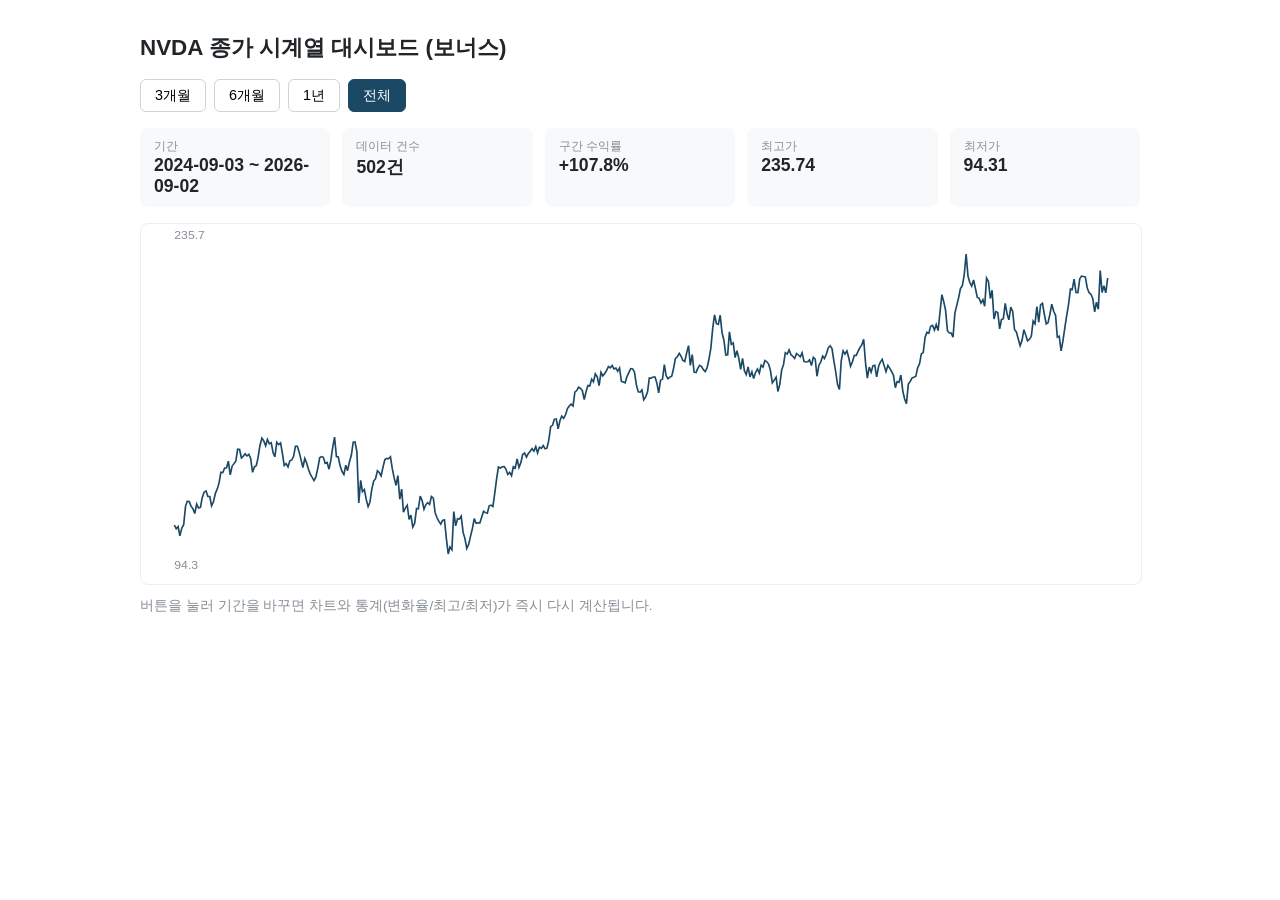
<file: missions/M1-1-AI데이터분석시계열트렌드/dashboard/index.html>
<!doctype html>
<html lang="ko">
<head>
<meta charset="utf-8">
<title>NVDA 시계열 대시보드</title>
<style>
  body { font-family: -apple-system, sans-serif; max-width: 1000px; margin: 32px auto; padding: 0 16px; color: #212529; }
  h1 { font-size: 1.4rem; }
  .controls { margin: 16px 0; display: flex; gap: 8px; flex-wrap: wrap; }
  button { padding: 6px 14px; border: 1px solid #ced4da; border-radius: 6px; background: #fff; cursor: pointer; font-size: 0.9rem; }
  button.active { background: #1B4965; color: #fff; border-color: #1B4965; }
  .stats { display: grid; grid-template-columns: repeat(auto-fit, minmax(140px, 1fr)); gap: 12px; margin: 16px 0; }
  .stat { background: #f8f9fa; border-radius: 8px; padding: 10px 14px; }
  .stat .label { font-size: 0.75rem; color: #868e96; }
  .stat .value { font-size: 1.1rem; font-weight: 600; }
  svg { width: 100%; height: 360px; border: 1px solid #eee; border-radius: 8px; }
  .hint { color: #868e96; font-size: 0.85rem; margin-top: 8px; }
</style>
</head>
<body>
<h1>NVDA 종가 시계열 대시보드 (보너스)</h1>
<div class="controls" id="range-controls"></div>
<div class="stats" id="stats"></div>
<svg id="chart" viewBox="0 0 900 360" preserveAspectRatio="none"></svg>
<p class="hint">버튼을 눌러 기간을 바꾸면 차트와 통계(변화율/최고/최저)가 즉시 다시 계산됩니다.</p>

<script>
const DATA = [{"date": "2024-09-03", "close": 108.0, "volume": 477155100}, {"date": "2024-09-04", "close": 106.21, "volume": 372470300}, {"date": "2024-09-05", "close": 107.21, "volume": 306850700}, {"date": "2024-09-06", "close": 102.83, "volume": 413638100}, {"date": "2024-09-09", "close": 106.47, "volume": 273912000}, {"date": "2024-09-10", "close": 108.1, "volume": 268283700}, {"date": "2024-09-11", "close": 116.91, "volume": 441422400}, {"date": "2024-09-12", "close": 119.14, "volume": 366052700}, {"date": "2024-09-13", "close": 119.1, "volume": 238358300}, {"date": "2024-09-16", "close": 116.78, "volume": 248772300}, {"date": "2024-09-17", "close": 115.59, "volume": 231925900}, {"date": "2024-09-18", "close": 113.37, "volume": 310318900}, {"date": "2024-09-19", "close": 117.87, "volume": 293506400}, {"date": "2024-09-20", "close": 116.0, "volume": 382462400}, {"date": "2024-09-23", "close": 116.26, "volume": 206228500}, {"date": "2024-09-24", "close": 120.87, "volume": 354966800}, {"date": "2024-09-25", "close": 123.51, "volume": 284692900}, {"date": "2024-09-26", "close": 124.04, "volume": 302582900}, {"date": "2024-09-27", "close": 121.4, "volume": 271009200}, {"date": "2024-09-30", "close": 121.44, "volume": 226553700}, {"date": "2024-10-01", "close": 117.0, "volume": 302094500}, {"date": "2024-10-02", "close": 118.85, "volume": 221845900}, {"date": "2024-10-03", "close": 122.85, "volume": 277118000}, {"date": "2024-10-04", "close": 124.92, "volume": 243678100}, {"date": "2024-10-07", "close": 127.72, "volume": 346250200}, {"date": "2024-10-08", "close": 132.89, "volume": 285722500}, {"date": "2024-10-09", "close": 132.65, "volume": 246191600}, {"date": "2024-10-10", "close": 134.81, "volume": 242311300}, {"date": "2024-10-11", "close": 134.8, "volume": 170209500}, {"date": "2024-10-14", "close": 138.07, "volume": 232347700}, {"date": "2024-10-15", "close": 131.6, "volume": 377831000}, {"date": "2024-10-16", "close": 135.72, "volume": 264879700}, {"date": "2024-10-17", "close": 136.93, "volume": 306435900}, {"date": "2024-10-18", "close": 138.0, "volume": 176090200}, {"date": "2024-10-21", "close": 143.71, "volume": 264554500}, {"date": "2024-10-22", "close": 143.59, "volume": 226311600}, {"date": "2024-10-23", "close": 139.56, "volume": 285930000}, {"date": "2024-10-24", "close": 140.41, "volume": 172354900}, {"date": "2024-10-25", "close": 141.54, "volume": 205122100}, {"date": "2024-10-28", "close": 140.52, "volume": 173586700}, {"date": "2024-10-29", "close": 141.25, "volume": 157593600}, {"date": "2024-10-30", "close": 139.34, "volume": 179418100}, {"date": "2024-10-31", "close": 132.76, "volume": 270039600}, {"date": "2024-11-01", "close": 135.4, "volume": 207127800}, {"date": "2024-11-04", "close": 136.05, "volume": 187528200}, {"date": "2024-11-05", "close": 139.91, "volume": 160537400}, {"date": "2024-11-06", "close": 145.61, "volume": 242043900}, {"date": "2024-11-07", "close": 148.88, "volume": 207323300}, {"date": "2024-11-08", "close": 147.63, "volume": 175665800}, {"date": "2024-11-11", "close": 145.26, "volume": 182325600}, {"date": "2024-11-12", "close": 148.29, "volume": 198634700}, {"date": "2024-11-13", "close": 146.27, "volume": 191903300}, {"date": "2024-11-14", "close": 146.76, "volume": 194463300}, {"date": "2024-11-15", "close": 141.98, "volume": 250132900}, {"date": "2024-11-18", "close": 140.15, "volume": 221205300}, {"date": "2024-11-19", "close": 147.01, "volume": 227834900}, {"date": "2024-11-20", "close": 145.89, "volume": 309871700}, {"date": "2024-11-21", "close": 146.67, "volume": 400946600}, {"date": "2024-11-22", "close": 141.95, "volume": 236406200}, {"date": "2024-11-25", "close": 136.02, "volume": 344941900}, {"date": "2024-11-26", "close": 136.92, "volume": 190287700}, {"date": "2024-11-27", "close": 135.34, "volume": 226370900}, {"date": "2024-11-29", "close": 138.25, "volume": 141863200}, {"date": "2024-12-02", "close": 138.63, "volume": 171682800}, {"date": "2024-12-03", "close": 140.26, "volume": 164414000}, {"date": "2024-12-04", "close": 145.14, "volume": 231224300}, {"date": "2024-12-05", "close": 145.06, "volume": 172621200}, {"date": "2024-12-06", "close": 142.44, "volume": 188505600}, {"date": "2024-12-09", "close": 138.81, "volume": 189308600}, {"date": "2024-12-10", "close": 135.07, "volume": 210020900}, {"date": "2024-12-11", "close": 139.31, "volume": 184905200}, {"date": "2024-12-12", "close": 137.34, "volume": 159211400}, {"date": "2024-12-13", "close": 134.25, "volume": 231514900}, {"date": "2024-12-16", "close": 132.0, "volume": 237951100}, {"date": "2024-12-17", "close": 130.39, "volume": 259410300}, {"date": "2024-12-18", "close": 128.91, "volume": 277444500}, {"date": "2024-12-19", "close": 130.68, "volume": 209719200}, {"date": "2024-12-20", "close": 134.7, "volume": 306528600}, {"date": "2024-12-23", "close": 139.67, "volume": 176053500}, {"date": "2024-12-24", "close": 140.22, "volume": 105157000}, {"date": "2024-12-26", "close": 139.93, "volume": 116205600}, {"date": "2024-12-27", "close": 137.01, "volume": 170582600}, {"date": "2024-12-30", "close": 137.49, "volume": 167734700}, {"date": "2024-12-31", "close": 134.29, "volume": 155659200}, {"date": "2025-01-02", "close": 138.31, "volume": 198247200}, {"date": "2025-01-03", "close": 144.47, "volume": 229322500}, {"date": "2025-01-06", "close": 149.43, "volume": 265377400}, {"date": "2025-01-07", "close": 140.14, "volume": 351782200}, {"date": "2025-01-08", "close": 140.11, "volume": 227349900}, {"date": "2025-01-10", "close": 135.91, "volume": 207602500}, {"date": "2025-01-13", "close": 133.23, "volume": 204808900}, {"date": "2025-01-14", "close": 131.76, "volume": 195590500}, {"date": "2025-01-15", "close": 136.24, "volume": 185217300}, {"date": "2025-01-16", "close": 133.57, "volume": 209235600}, {"date": "2025-01-17", "close": 137.71, "volume": 201188800}, {"date": "2025-01-21", "close": 140.83, "volume": 197749000}, {"date": "2025-01-22", "close": 147.07, "volume": 237651400}, {"date": "2025-01-23", "close": 147.22, "volume": 155915500}, {"date": "2025-01-24", "close": 142.62, "volume": 234657600}, {"date": "2025-01-27", "close": 118.42, "volume": 818830900}, {"date": "2025-01-28", "close": 128.99, "volume": 579666400}, {"date": "2025-01-29", "close": 123.7, "volume": 467120600}, {"date": "2025-01-30", "close": 124.65, "volume": 392925500}, {"date": "2025-01-31", "close": 120.07, "volume": 388161100}, {"date": "2025-02-03", "close": 116.66, "volume": 371235700}, {"date": "2025-02-04", "close": 118.65, "volume": 256550000}, {"date": "2025-02-05", "close": 124.83, "volume": 262230800}, {"date": "2025-02-06", "close": 128.68, "volume": 251483600}, {"date": "2025-02-07", "close": 129.84, "volume": 228186300}, {"date": "2025-02-10", "close": 133.57, "volume": 216989100}, {"date": "2025-02-11", "close": 132.8, "volume": 178902400}, {"date": "2025-02-12", "close": 131.14, "volume": 160278600}, {"date": "2025-02-13", "close": 135.29, "volume": 197430000}, {"date": "2025-02-14", "close": 138.85, "volume": 195479600}, {"date": "2025-02-18", "close": 139.4, "volume": 219176600}, {"date": "2025-02-19", "close": 139.23, "volume": 167536000}, {"date": "2025-02-20", "close": 140.11, "volume": 143903600}, {"date": "2025-02-21", "close": 134.43, "volume": 228217600}, {"date": "2025-02-24", "close": 130.28, "volume": 251381100}, {"date": "2025-02-25", "close": 126.63, "volume": 271428700}, {"date": "2025-02-26", "close": 131.28, "volume": 322553800}, {"date": "2025-02-27", "close": 120.15, "volume": 443175800}, {"date": "2025-02-28", "close": 124.92, "volume": 389091100}, {"date": "2025-03-03", "close": 114.06, "volume": 411381400}, {"date": "2025-03-04", "close": 115.99, "volume": 398163300}, {"date": "2025-03-05", "close": 117.3, "volume": 284337900}, {"date": "2025-03-06", "close": 110.57, "volume": 321181900}, {"date": "2025-03-07", "close": 112.69, "volume": 341755500}, {"date": "2025-03-10", "close": 106.98, "volume": 366487400}, {"date": "2025-03-11", "close": 108.76, "volume": 354865700}, {"date": "2025-03-12", "close": 115.74, "volume": 323857500}, {"date": "2025-03-13", "close": 115.58, "volume": 299033100}, {"date": "2025-03-14", "close": 121.67, "volume": 277593500}, {"date": "2025-03-17", "close": 119.53, "volume": 255501500}, {"date": "2025-03-18", "close": 115.43, "volume": 299686900}, {"date": "2025-03-19", "close": 117.52, "volume": 273426200}, {"date": "2025-03-20", "close": 118.53, "volume": 248829700}, {"date": "2025-03-21", "close": 117.7, "volume": 266498500}, {"date": "2025-03-24", "close": 121.41, "volume": 228452500}, {"date": "2025-03-25", "close": 120.69, "volume": 167447200}, {"date": "2025-03-26", "close": 113.76, "volume": 293463300}, {"date": "2025-03-27", "close": 111.43, "volume": 236902100}, {"date": "2025-03-28", "close": 109.67, "volume": 229872500}, {"date": "2025-03-31", "close": 108.38, "volume": 299212700}, {"date": "2025-04-01", "close": 110.15, "volume": 222614000}, {"date": "2025-04-02", "close": 110.42, "volume": 220601200}, {"date": "2025-04-03", "close": 101.8, "volume": 338769400}, {"date": "2025-04-04", "close": 94.31, "volume": 532273800}, {"date": "2025-04-07", "close": 97.64, "volume": 611041300}, {"date": "2025-04-08", "close": 96.3, "volume": 476243400}, {"date": "2025-04-09", "close": 114.33, "volume": 612918300}, {"date": "2025-04-10", "close": 107.57, "volume": 437812400}, {"date": "2025-04-11", "close": 110.93, "volume": 313417300}, {"date": "2025-04-14", "close": 110.71, "volume": 264705000}, {"date": "2025-04-15", "close": 112.2, "volume": 228966900}, {"date": "2025-04-16", "close": 104.49, "volume": 397016900}, {"date": "2025-04-17", "close": 101.49, "volume": 292517500}, {"date": "2025-04-21", "close": 96.91, "volume": 288501100}, {"date": "2025-04-22", "close": 98.89, "volume": 241004800}, {"date": "2025-04-23", "close": 102.71, "volume": 247526000}, {"date": "2025-04-24", "close": 106.43, "volume": 220815000}, {"date": "2025-04-25", "close": 111.01, "volume": 251064700}, {"date": "2025-04-28", "close": 108.73, "volume": 207708500}, {"date": "2025-04-29", "close": 109.02, "volume": 170444300}, {"date": "2025-04-30", "close": 108.92, "volume": 235044600}, {"date": "2025-05-01", "close": 111.61, "volume": 236121500}, {"date": "2025-05-02", "close": 114.5, "volume": 190194800}, {"date": "2025-05-05", "close": 113.82, "volume": 133163200}, {"date": "2025-05-06", "close": 113.54, "volume": 158525600}, {"date": "2025-05-07", "close": 117.06, "volume": 206758800}, {"date": "2025-05-08", "close": 117.37, "volume": 198428100}, {"date": "2025-05-09", "close": 116.65, "volume": 132972200}, {"date": "2025-05-12", "close": 123.0, "volume": 225023300}, {"date": "2025-05-13", "close": 129.93, "volume": 330430100}, {"date": "2025-05-14", "close": 135.34, "volume": 281180800}, {"date": "2025-05-15", "close": 134.83, "volume": 226632600}, {"date": "2025-05-16", "close": 135.4, "volume": 226542500}, {"date": "2025-05-19", "close": 135.57, "volume": 193154600}, {"date": "2025-05-20", "close": 134.38, "volume": 161514200}, {"date": "2025-05-21", "close": 131.8, "volume": 270608700}, {"date": "2025-05-22", "close": 132.83, "volume": 187344000}, {"date": "2025-05-23", "close": 131.29, "volume": 198821300}, {"date": "2025-05-27", "close": 135.5, "volume": 192953600}, {"date": "2025-05-28", "close": 134.81, "volume": 304021100}, {"date": "2025-05-29", "close": 139.19, "volume": 369241900}, {"date": "2025-05-30", "close": 135.13, "volume": 333170900}, {"date": "2025-06-02", "close": 137.38, "volume": 197663100}, {"date": "2025-06-03", "close": 141.22, "volume": 225578800}, {"date": "2025-06-04", "close": 141.92, "volume": 167120800}, {"date": "2025-06-05", "close": 139.99, "volume": 231397900}, {"date": "2025-06-06", "close": 141.72, "volume": 153986200}, {"date": "2025-06-09", "close": 142.63, "volume": 185114500}, {"date": "2025-06-10", "close": 143.96, "volume": 155881900}, {"date": "2025-06-11", "close": 142.83, "volume": 167694000}, {"date": "2025-06-12", "close": 145.0, "volume": 162365000}, {"date": "2025-06-13", "close": 141.97, "volume": 180820600}, {"date": "2025-06-16", "close": 144.69, "volume": 183133700}, {"date": "2025-06-17", "close": 144.12, "volume": 139108000}, {"date": "2025-06-18", "close": 145.48, "volume": 161494100}, {"date": "2025-06-20", "close": 143.85, "volume": 242956200}, {"date": "2025-06-23", "close": 144.17, "volume": 154308900}, {"date": "2025-06-24", "close": 147.9, "volume": 187566100}, {"date": "2025-06-25", "close": 154.31, "volume": 269146500}, {"date": "2025-06-26", "close": 155.02, "volume": 198145700}, {"date": "2025-06-27", "close": 157.75, "volume": 263234500}, {"date": "2025-06-30", "close": 157.99, "volume": 194580300}, {"date": "2025-07-01", "close": 153.3, "volume": 213143600}, {"date": "2025-07-02", "close": 157.25, "volume": 171224100}, {"date": "2025-07-03", "close": 159.34, "volume": 143716100}, {"date": "2025-07-07", "close": 158.24, "volume": 140139000}, {"date": "2025-07-08", "close": 160.0, "volume": 138133000}, {"date": "2025-07-09", "close": 162.88, "volume": 183656400}, {"date": "2025-07-10", "close": 164.1, "volume": 167704100}, {"date": "2025-07-11", "close": 164.92, "volume": 193633300}, {"date": "2025-07-14", "close": 164.07, "volume": 136975800}, {"date": "2025-07-15", "close": 170.7, "volume": 230627400}, {"date": "2025-07-16", "close": 171.37, "volume": 158831500}, {"date": "2025-07-17", "close": 173.0, "volume": 160841100}, {"date": "2025-07-18", "close": 172.41, "volume": 146456400}, {"date": "2025-07-21", "close": 171.38, "volume": 123126100}, {"date": "2025-07-22", "close": 167.03, "volume": 193114300}, {"date": "2025-07-23", "close": 170.78, "volume": 154082200}, {"date": "2025-07-24", "close": 173.74, "volume": 128984600}, {"date": "2025-07-25", "close": 173.5, "volume": 122316800}, {"date": "2025-07-28", "close": 176.75, "volume": 140023500}, {"date": "2025-07-29", "close": 175.51, "volume": 154077500}, {"date": "2025-07-30", "close": 179.27, "volume": 174312200}, {"date": "2025-07-31", "close": 177.87, "volume": 221685400}, {"date": "2025-08-01", "close": 173.72, "volume": 204529000}, {"date": "2025-08-04", "close": 180.0, "volume": 148174600}, {"date": "2025-08-05", "close": 178.26, "volume": 156407600}, {"date": "2025-08-06", "close": 179.42, "volume": 137192300}, {"date": "2025-08-07", "close": 180.77, "volume": 151878400}, {"date": "2025-08-08", "close": 182.7, "volume": 123396700}, {"date": "2025-08-11", "close": 182.06, "volume": 138323200}, {"date": "2025-08-12", "close": 183.16, "volume": 145485700}, {"date": "2025-08-13", "close": 181.59, "volume": 179871700}, {"date": "2025-08-14", "close": 182.02, "volume": 129554000}, {"date": "2025-08-15", "close": 180.45, "volume": 156602200}, {"date": "2025-08-18", "close": 182.01, "volume": 132008000}, {"date": "2025-08-19", "close": 175.64, "volume": 185229200}, {"date": "2025-08-20", "close": 175.4, "volume": 215142700}, {"date": "2025-08-21", "close": 174.98, "volume": 140040900}, {"date": "2025-08-22", "close": 177.99, "volume": 172789400}, {"date": "2025-08-25", "close": 179.81, "volume": 163012800}, {"date": "2025-08-26", "close": 181.77, "volume": 168688200}, {"date": "2025-08-27", "close": 181.6, "volume": 235518900}, {"date": "2025-08-28", "close": 180.17, "volume": 281787800}, {"date": "2025-08-29", "close": 174.18, "volume": 243257900}, {"date": "2025-09-02", "close": 170.78, "volume": 231164900}, {"date": "2025-09-03", "close": 170.62, "volume": 164424900}, {"date": "2025-09-04", "close": 171.66, "volume": 141670100}, {"date": "2025-09-05", "close": 167.02, "volume": 224441400}, {"date": "2025-09-08", "close": 168.31, "volume": 163769100}, {"date": "2025-09-09", "close": 170.76, "volume": 157548400}, {"date": "2025-09-10", "close": 177.33, "volume": 226852000}, {"date": "2025-09-11", "close": 177.17, "volume": 151159300}, {"date": "2025-09-12", "close": 177.82, "volume": 124911000}, {"date": "2025-09-15", "close": 177.75, "volume": 147061600}, {"date": "2025-09-16", "close": 174.88, "volume": 140737800}, {"date": "2025-09-17", "close": 170.29, "volume": 211843800}, {"date": "2025-09-18", "close": 176.24, "volume": 191763300}, {"date": "2025-09-19", "close": 176.67, "volume": 237182100}, {"date": "2025-09-22", "close": 183.61, "volume": 269637000}, {"date": "2025-09-23", "close": 178.43, "volume": 192559600}, {"date": "2025-09-24", "close": 176.97, "volume": 143564100}, {"date": "2025-09-25", "close": 177.69, "volume": 191586700}, {"date": "2025-09-26", "close": 178.19, "volume": 148573700}, {"date": "2025-09-29", "close": 181.85, "volume": 193063500}, {"date": "2025-09-30", "close": 186.58, "volume": 236981000}, {"date": "2025-10-01", "close": 187.24, "volume": 173844900}, {"date": "2025-10-02", "close": 188.89, "volume": 136805800}, {"date": "2025-10-03", "close": 187.62, "volume": 137596900}, {"date": "2025-10-06", "close": 185.54, "volume": 157678100}, {"date": "2025-10-07", "close": 185.04, "volume": 140088000}, {"date": "2025-10-08", "close": 189.11, "volume": 130168900}, {"date": "2025-10-09", "close": 192.57, "volume": 182997200}, {"date": "2025-10-10", "close": 183.16, "volume": 268774400}, {"date": "2025-10-13", "close": 188.32, "volume": 153482800}, {"date": "2025-10-14", "close": 180.03, "volume": 205641400}, {"date": "2025-10-15", "close": 179.83, "volume": 214450500}, {"date": "2025-10-16", "close": 181.81, "volume": 179723300}, {"date": "2025-10-17", "close": 183.22, "volume": 173135200}, {"date": "2025-10-20", "close": 182.64, "volume": 128544700}, {"date": "2025-10-21", "close": 181.16, "volume": 124240200}, {"date": "2025-10-22", "close": 180.28, "volume": 162249600}, {"date": "2025-10-23", "close": 182.16, "volume": 111363700}, {"date": "2025-10-24", "close": 186.26, "volume": 131296700}, {"date": "2025-10-27", "close": 191.49, "volume": 153452700}, {"date": "2025-10-28", "close": 201.03, "volume": 297986200}, {"date": "2025-10-29", "close": 207.04, "volume": 308829600}, {"date": "2025-10-30", "close": 202.89, "volume": 178864400}, {"date": "2025-10-31", "close": 202.49, "volume": 179802200}, {"date": "2025-11-03", "close": 206.88, "volume": 180267300}, {"date": "2025-11-04", "close": 198.69, "volume": 188919300}, {"date": "2025-11-05", "close": 195.21, "volume": 171350300}, {"date": "2025-11-06", "close": 188.08, "volume": 223029800}, {"date": "2025-11-07", "close": 188.15, "volume": 264942300}, {"date": "2025-11-10", "close": 199.05, "volume": 198897100}, {"date": "2025-11-11", "close": 193.16, "volume": 176483300}, {"date": "2025-11-12", "close": 193.8, "volume": 154935300}, {"date": "2025-11-13", "close": 186.86, "volume": 207423100}, {"date": "2025-11-14", "close": 190.17, "volume": 186591900}, {"date": "2025-11-17", "close": 186.6, "volume": 173628900}, {"date": "2025-11-18", "close": 181.36, "volume": 213598900}, {"date": "2025-11-19", "close": 186.52, "volume": 247246400}, {"date": "2025-11-20", "close": 180.64, "volume": 343504800}, {"date": "2025-11-21", "close": 178.88, "volume": 346926200}, {"date": "2025-11-24", "close": 182.55, "volume": 256618300}, {"date": "2025-11-25", "close": 177.82, "volume": 320600300}, {"date": "2025-11-26", "close": 180.26, "volume": 183852000}, {"date": "2025-11-28", "close": 177.0, "volume": 121332800}, {"date": "2025-12-01", "close": 179.92, "volume": 188131000}, {"date": "2025-12-02", "close": 181.46, "volume": 182632200}, {"date": "2025-12-03", "close": 179.59, "volume": 165138000}, {"date": "2025-12-04", "close": 183.38, "volume": 167364900}, {"date": "2025-12-05", "close": 182.41, "volume": 143971100}, {"date": "2025-12-08", "close": 185.55, "volume": 204378100}, {"date": "2025-12-09", "close": 184.97, "volume": 144719700}, {"date": "2025-12-10", "close": 183.78, "volume": 162785400}, {"date": "2025-12-11", "close": 180.93, "volume": 182136600}, {"date": "2025-12-12", "close": 175.02, "volume": 204274900}, {"date": "2025-12-15", "close": 176.29, "volume": 164775600}, {"date": "2025-12-16", "close": 177.72, "volume": 148588100}, {"date": "2025-12-17", "close": 170.94, "volume": 222775500}, {"date": "2025-12-18", "close": 174.14, "volume": 176096000}, {"date": "2025-12-19", "close": 180.99, "volume": 324925900}, {"date": "2025-12-22", "close": 183.69, "volume": 129064400}, {"date": "2025-12-23", "close": 189.21, "volume": 174873600}, {"date": "2025-12-24", "close": 188.61, "volume": 65528500}, {"date": "2025-12-26", "close": 190.53, "volume": 139740300}, {"date": "2025-12-29", "close": 188.22, "volume": 120006100}, {"date": "2025-12-30", "close": 187.54, "volume": 97687300}, {"date": "2025-12-31", "close": 186.5, "volume": 120100500}, {"date": "2026-01-02", "close": 188.85, "volume": 148240500}, {"date": "2026-01-05", "close": 188.12, "volume": 183529700}, {"date": "2026-01-06", "close": 187.24, "volume": 176862600}, {"date": "2026-01-07", "close": 189.11, "volume": 153543200}, {"date": "2026-01-08", "close": 185.04, "volume": 172457000}, {"date": "2026-01-09", "close": 184.86, "volume": 131327500}, {"date": "2026-01-12", "close": 184.94, "volume": 137968500}, {"date": "2026-01-13", "close": 185.81, "volume": 160128900}, {"date": "2026-01-14", "close": 183.14, "volume": 159586100}, {"date": "2026-01-15", "close": 187.05, "volume": 206188600}, {"date": "2026-01-16", "close": 186.23, "volume": 187967200}, {"date": "2026-01-20", "close": 178.07, "volume": 223345300}, {"date": "2026-01-21", "close": 183.32, "volume": 200381000}, {"date": "2026-01-22", "close": 184.84, "volume": 139636600}, {"date": "2026-01-23", "close": 187.67, "volume": 142748100}, {"date": "2026-01-26", "close": 186.47, "volume": 124799600}, {"date": "2026-01-27", "close": 188.52, "volume": 143711600}, {"date": "2026-01-28", "close": 191.52, "volume": 148552700}, {"date": "2026-01-29", "close": 192.51, "volume": 171764400}, {"date": "2026-01-30", "close": 191.13, "volume": 179489500}, {"date": "2026-02-02", "close": 185.61, "volume": 165794100}, {"date": "2026-02-03", "close": 180.34, "volume": 204019600}, {"date": "2026-02-04", "close": 174.19, "volume": 207014100}, {"date": "2026-02-05", "close": 171.88, "volume": 206312900}, {"date": "2026-02-06", "close": 185.41, "volume": 231346200}, {"date": "2026-02-09", "close": 190.04, "volume": 196387400}, {"date": "2026-02-10", "close": 188.54, "volume": 136764800}, {"date": "2026-02-11", "close": 190.05, "volume": 144192700}, {"date": "2026-02-12", "close": 186.94, "volume": 189932500}, {"date": "2026-02-13", "close": 182.81, "volume": 161888000}, {"date": "2026-02-17", "close": 184.97, "volume": 162276900}, {"date": "2026-02-18", "close": 187.98, "volume": 164749100}, {"date": "2026-02-19", "close": 187.9, "volume": 126554500}, {"date": "2026-02-20", "close": 189.82, "volume": 178422300}, {"date": "2026-02-23", "close": 191.55, "volume": 171584800}, {"date": "2026-02-24", "close": 192.85, "volume": 175123600}, {"date": "2026-02-25", "close": 195.56, "volume": 250637100}, {"date": "2026-02-26", "close": 184.89, "volume": 360807900}, {"date": "2026-02-27", "close": 177.19, "volume": 311636500}, {"date": "2026-03-02", "close": 182.48, "volume": 209095300}, {"date": "2026-03-03", "close": 180.05, "volume": 178099400}, {"date": "2026-03-04", "close": 183.04, "volume": 177731200}, {"date": "2026-03-05", "close": 183.34, "volume": 198779700}, {"date": "2026-03-06", "close": 177.82, "volume": 189021900}, {"date": "2026-03-09", "close": 182.65, "volume": 177213600}, {"date": "2026-03-10", "close": 184.77, "volume": 179118500}, {"date": "2026-03-11", "close": 186.03, "volume": 145280400}, {"date": "2026-03-12", "close": 183.14, "volume": 155762700}, {"date": "2026-03-13", "close": 180.25, "volume": 160988400}, {"date": "2026-03-16", "close": 183.22, "volume": 217307400}, {"date": "2026-03-17", "close": 181.93, "volume": 182497800}, {"date": "2026-03-18", "close": 180.4, "volume": 156683100}, {"date": "2026-03-19", "close": 178.56, "volume": 170968500}, {"date": "2026-03-20", "close": 172.7, "volume": 241323500}, {"date": "2026-03-23", "close": 175.64, "volume": 182836300}, {"date": "2026-03-24", "close": 175.2, "volume": 147667800}, {"date": "2026-03-25", "close": 178.68, "volume": 162602100}, {"date": "2026-03-26", "close": 171.24, "volume": 186152200}, {"date": "2026-03-27", "close": 167.52, "volume": 196212700}, {"date": "2026-03-30", "close": 165.17, "volume": 185627000}, {"date": "2026-03-31", "close": 174.4, "volume": 226181300}, {"date": "2026-04-01", "close": 175.75, "volume": 168132000}, {"date": "2026-04-02", "close": 177.39, "volume": 143143200}, {"date": "2026-04-06", "close": 177.64, "volume": 107564300}, {"date": "2026-04-07", "close": 178.1, "volume": 132534900}, {"date": "2026-04-08", "close": 182.08, "volume": 147732700}, {"date": "2026-04-09", "close": 183.91, "volume": 116428500}, {"date": "2026-04-10", "close": 188.63, "volume": 160459500}, {"date": "2026-04-13", "close": 189.31, "volume": 133648200}, {"date": "2026-04-14", "close": 196.51, "volume": 161307000}, {"date": "2026-04-15", "close": 198.87, "volume": 185338400}, {"date": "2026-04-16", "close": 198.35, "volume": 134012900}, {"date": "2026-04-17", "close": 201.68, "volume": 160324400}, {"date": "2026-04-20", "close": 202.06, "volume": 119381400}, {"date": "2026-04-21", "close": 199.88, "volume": 107945300}, {"date": "2026-04-22", "close": 202.5, "volume": 107501000}, {"date": "2026-04-23", "close": 199.64, "volume": 113561800}, {"date": "2026-04-24", "close": 208.27, "volume": 214134400}, {"date": "2026-04-27", "close": 216.61, "volume": 187172400}, {"date": "2026-04-28", "close": 213.17, "volume": 180275400}, {"date": "2026-04-29", "close": 209.25, "volume": 123711800}, {"date": "2026-04-30", "close": 199.57, "volume": 225239200}, {"date": "2026-05-01", "close": 198.45, "volume": 128647000}, {"date": "2026-05-04", "close": 198.48, "volume": 125368100}, {"date": "2026-05-05", "close": 196.5, "volume": 113406600}, {"date": "2026-05-06", "close": 207.83, "volume": 188362800}, {"date": "2026-05-07", "close": 211.5, "volume": 168307900}, {"date": "2026-05-08", "close": 215.2, "volume": 136421400}, {"date": "2026-05-11", "close": 219.44, "volume": 160685800}, {"date": "2026-05-12", "close": 220.78, "volume": 159176600}, {"date": "2026-05-13", "close": 225.83, "volume": 150405400}, {"date": "2026-05-14", "close": 235.74, "volume": 180782900}, {"date": "2026-05-15", "close": 225.32, "volume": 180977600}, {"date": "2026-05-18", "close": 222.32, "volume": 146280900}, {"date": "2026-05-19", "close": 220.61, "volume": 140948200}, {"date": "2026-05-20", "close": 223.47, "volume": 184201600}, {"date": "2026-05-21", "close": 219.51, "volume": 203381800}, {"date": "2026-05-22", "close": 215.33, "volume": 169275700}, {"date": "2026-05-26", "close": 214.86, "volume": 187202600}, {"date": "2026-05-27", "close": 212.6, "volume": 167601200}, {"date": "2026-05-28", "close": 214.25, "volume": 143996000}, {"date": "2026-05-29", "close": 211.14, "volume": 289410600}, {"date": "2026-06-01", "close": 224.36, "volume": 212850700}, {"date": "2026-06-02", "close": 222.82, "volume": 193362900}, {"date": "2026-06-03", "close": 214.75, "volume": 160907000}, {"date": "2026-06-04", "close": 218.66, "volume": 169022200}, {"date": "2026-06-05", "close": 205.1, "volume": 219655500}, {"date": "2026-06-08", "close": 208.64, "volume": 138372800}, {"date": "2026-06-09", "close": 208.19, "volume": 180962500}, {"date": "2026-06-10", "close": 200.42, "volume": 161746600}, {"date": "2026-06-11", "close": 204.87, "volume": 158643200}, {"date": "2026-06-12", "close": 205.19, "volume": 112001800}, {"date": "2026-06-15", "close": 212.45, "volume": 149936700}, {"date": "2026-06-16", "close": 207.41, "volume": 125694100}, {"date": "2026-06-17", "close": 204.65, "volume": 128363500}, {"date": "2026-06-18", "close": 210.69, "volume": 241272000}, {"date": "2026-06-22", "close": 208.65, "volume": 122041400}, {"date": "2026-06-23", "close": 200.04, "volume": 153496200}, {"date": "2026-06-24", "close": 199.0, "volume": 151810700}, {"date": "2026-06-25", "close": 195.74, "volume": 149550000}, {"date": "2026-06-26", "close": 192.53, "volume": 179304100}, {"date": "2026-06-29", "close": 194.97, "volume": 148835700}, {"date": "2026-06-30", "close": 200.09, "volume": 166476700}, {"date": "2026-07-01", "close": 197.58, "volume": 146147600}, {"date": "2026-07-02", "close": 194.83, "volume": 142068700}, {"date": "2026-07-06", "close": 195.55, "volume": 108999000}, {"date": "2026-07-07", "close": 196.93, "volume": 124154600}, {"date": "2026-07-08", "close": 204.12, "volume": 147419100}, {"date": "2026-07-09", "close": 202.78, "volume": 132037400}, {"date": "2026-07-10", "close": 210.96, "volume": 148421000}, {"date": "2026-07-13", "close": 203.53, "volume": 121411000}, {"date": "2026-07-14", "close": 211.8, "volume": 124379600}, {"date": "2026-07-15", "close": 212.5, "volume": 124797200}, {"date": "2026-07-16", "close": 207.4, "volume": 122986100}, {"date": "2026-07-17", "close": 202.81, "volume": 144281900}, {"date": "2026-07-20", "close": 203.28, "volume": 88701500}, {"date": "2026-07-21", "close": 207.29, "volume": 108685600}, {"date": "2026-07-22", "close": 212.06, "volume": 137645600}, {"date": "2026-07-23", "close": 208.76, "volume": 110505300}, {"date": "2026-07-24", "close": 206.84, "volume": 114836800}, {"date": "2026-07-27", "close": 196.51, "volume": 154353700}, {"date": "2026-07-28", "close": 197.01, "volume": 134111500}, {"date": "2026-07-29", "close": 190.01, "volume": 147680800}, {"date": "2026-07-30", "close": 195.04, "volume": 129010200}, {"date": "2026-07-31", "close": 200.75, "volume": 139961200}, {"date": "2026-08-03", "close": 206.64, "volume": 128406900}, {"date": "2026-08-04", "close": 211.94, "volume": 134922000}, {"date": "2026-08-05", "close": 219.22, "volume": 158187400}, {"date": "2026-08-06", "close": 218.99, "volume": 113940600}, {"date": "2026-08-07", "close": 223.96, "volume": 105669400}, {"date": "2026-08-10", "close": 217.55, "volume": 115846600}, {"date": "2026-08-11", "close": 217.5, "volume": 101273100}, {"date": "2026-08-12", "close": 224.09, "volume": 108783600}, {"date": "2026-08-13", "close": 225.3, "volume": 98867200}, {"date": "2026-08-14", "close": 225.16, "volume": 75680900}, {"date": "2026-08-17", "close": 225.01, "volume": 93678700}, {"date": "2026-08-18", "close": 219.74, "volume": 103128200}, {"date": "2026-08-19", "close": 217.56, "volume": 96797300}, {"date": "2026-08-20", "close": 216.85, "volume": 92457000}, {"date": "2026-08-21", "close": 214.72, "volume": 98869300}, {"date": "2026-08-24", "close": 208.48, "volume": 135187300}, {"date": "2026-08-25", "close": 213.05, "volume": 122309000}, {"date": "2026-08-26", "close": 209.66, "volume": 179900000}, {"date": "2026-08-27", "close": 227.98, "volume": 298909800}, {"date": "2026-08-28", "close": 217.55, "volume": 195116400}, {"date": "2026-08-31", "close": 220.78, "volume": 124702700}, {"date": "2026-09-01", "close": 217.44, "volume": 109756200}, {"date": "2026-09-02", "close": 224.41, "volume": 156676500}];
const RANGES = [
  { label: "3개월", days: 63 },
  { label: "6개월", days: 126 },
  { label: "1년", days: 252 },
  { label: "전체", days: null },
];

function filterData(days) {
  if (days === null) return DATA;
  return DATA.slice(-days);
}

function renderStats(rows) {
  const first = rows[0], last = rows[rows.length - 1];
  const change = ((last.close / first.close) - 1) * 100;
  const closes = rows.map(r => r.close);
  const max = Math.max(...closes), min = Math.min(...closes);
  const stats = [
    { label: "기간", value: `${first.date} ~ ${last.date}` },
    { label: "데이터 건수", value: `${rows.length}건` },
    { label: "구간 수익률", value: `${change >= 0 ? "+" : ""}${change.toFixed(1)}%` },
    { label: "최고가", value: max.toFixed(2) },
    { label: "최저가", value: min.toFixed(2) },
  ];
  document.getElementById("stats").innerHTML = stats.map(s =>
    `<div class="stat"><div class="label">${s.label}</div><div class="value">${s.value}</div></div>`
  ).join("");
}

function renderChart(rows) {
  const W = 900, H = 360, PAD = 30;
  const closes = rows.map(r => r.close);
  const max = Math.max(...closes), min = Math.min(...closes);
  const range = max - min || 1;
  const stepX = (W - PAD * 2) / (rows.length - 1);

  const points = rows.map((r, i) => {
    const x = PAD + i * stepX;
    const y = H - PAD - ((r.close - min) / range) * (H - PAD * 2);
    return `${x.toFixed(1)},${y.toFixed(1)}`;
  }).join(" ");

  const svg = document.getElementById("chart");
  svg.innerHTML = `
    <polyline points="${points}" fill="none" stroke="#1B4965" stroke-width="1.5" />
    <text x="${PAD}" y="15" font-size="11" fill="#868e96">${max.toFixed(1)}</text>
    <text x="${PAD}" y="${H - PAD + 15}" font-size="11" fill="#868e96">${min.toFixed(1)}</text>
  `;
}

function setRange(days, btn) {
  document.querySelectorAll("#range-controls button").forEach(b => b.classList.remove("active"));
  btn.classList.add("active");
  const rows = filterData(days);
  renderStats(rows);
  renderChart(rows);
}

const controls = document.getElementById("range-controls");
RANGES.forEach((r, i) => {
  const btn = document.createElement("button");
  btn.textContent = r.label;
  btn.onclick = () => setRange(r.days, btn);
  controls.appendChild(btn);
  if (i === RANGES.length - 1) btn.click();  // 기본값: 전체 기간
});
</script>
</body>
</html>
</file>
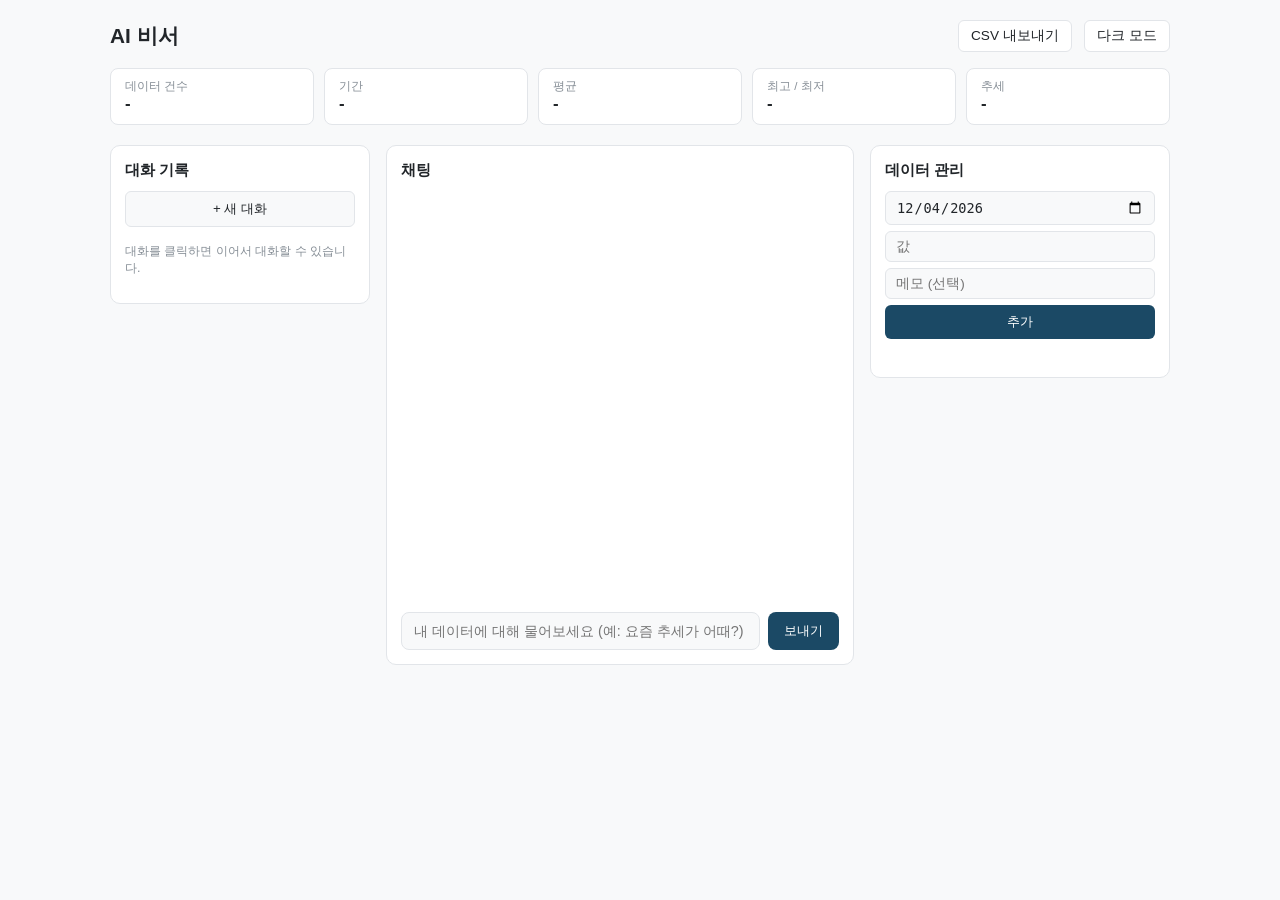
<file: missions/M1-2-AI비서구축/frontend/index.html>
<!doctype html>
<html lang="ko">
<head>
<meta charset="utf-8">
<meta name="viewport" content="width=device-width, initial-scale=1">
<title>AI 비서 — 내 데이터를 아는 챗봇</title>
<link rel="stylesheet" href="style.css">
</head>
<body>
<div class="app">
  <header>
    <h1>AI 비서</h1>
    <div>
      <button id="export-btn" title="현재 데이터를 CSV로 내보내기">CSV 내보내기</button>
      <button id="theme-toggle" title="다크 모드 전환">다크 모드</button>
    </div>
  </header>

  <div class="summary-bar" id="summary-bar">
    <div class="summary-card"><div class="label">데이터 건수</div><div class="value" id="s-count">-</div></div>
    <div class="summary-card"><div class="label">기간</div><div class="value" id="s-period">-</div></div>
    <div class="summary-card"><div class="label">평균</div><div class="value" id="s-mean">-</div></div>
    <div class="summary-card"><div class="label">최고 / 최저</div><div class="value" id="s-maxmin">-</div></div>
    <div class="summary-card"><div class="label">추세</div><div class="value" id="s-trend">-</div></div>
  </div>

  <div class="grid">
    <div class="panel" id="conversations-panel">
      <h2>대화 기록</h2>
      <button id="new-chat-btn" style="width:100%;margin-bottom:10px;padding:8px;border-radius:6px;border:1px solid var(--border);background:var(--bg);color:var(--text);cursor:pointer;">+ 새 대화</button>
      <ul id="conversation-list"></ul>
      <p class="hint">대화를 클릭하면 이어서 대화할 수 있습니다.</p>
    </div>

    <div class="panel" id="chat-panel">
      <h2>채팅</h2>
      <div id="messages"></div>
      <form id="chat-form">
        <input id="chat-input" type="text" placeholder="내 데이터에 대해 물어보세요 (예: 요즘 추세가 어때?)" autocomplete="off" required>
        <button type="submit">보내기</button>
      </form>
    </div>

    <div class="panel" id="data-panel">
      <h2>데이터 관리</h2>
      <form id="data-form">
        <input id="data-date" type="date" required>
        <input id="data-value" type="number" step="any" placeholder="값" required>
        <input id="data-memo" type="text" placeholder="메모 (선택)">
        <button type="submit">추가</button>
      </form>
      <ul id="data-list"></ul>
      <p class="hint" id="data-count-hint"></p>
    </div>
  </div>
</div>

<script src="config.js"></script>
<script src="app.js"></script>
</body>
</html>
</file>
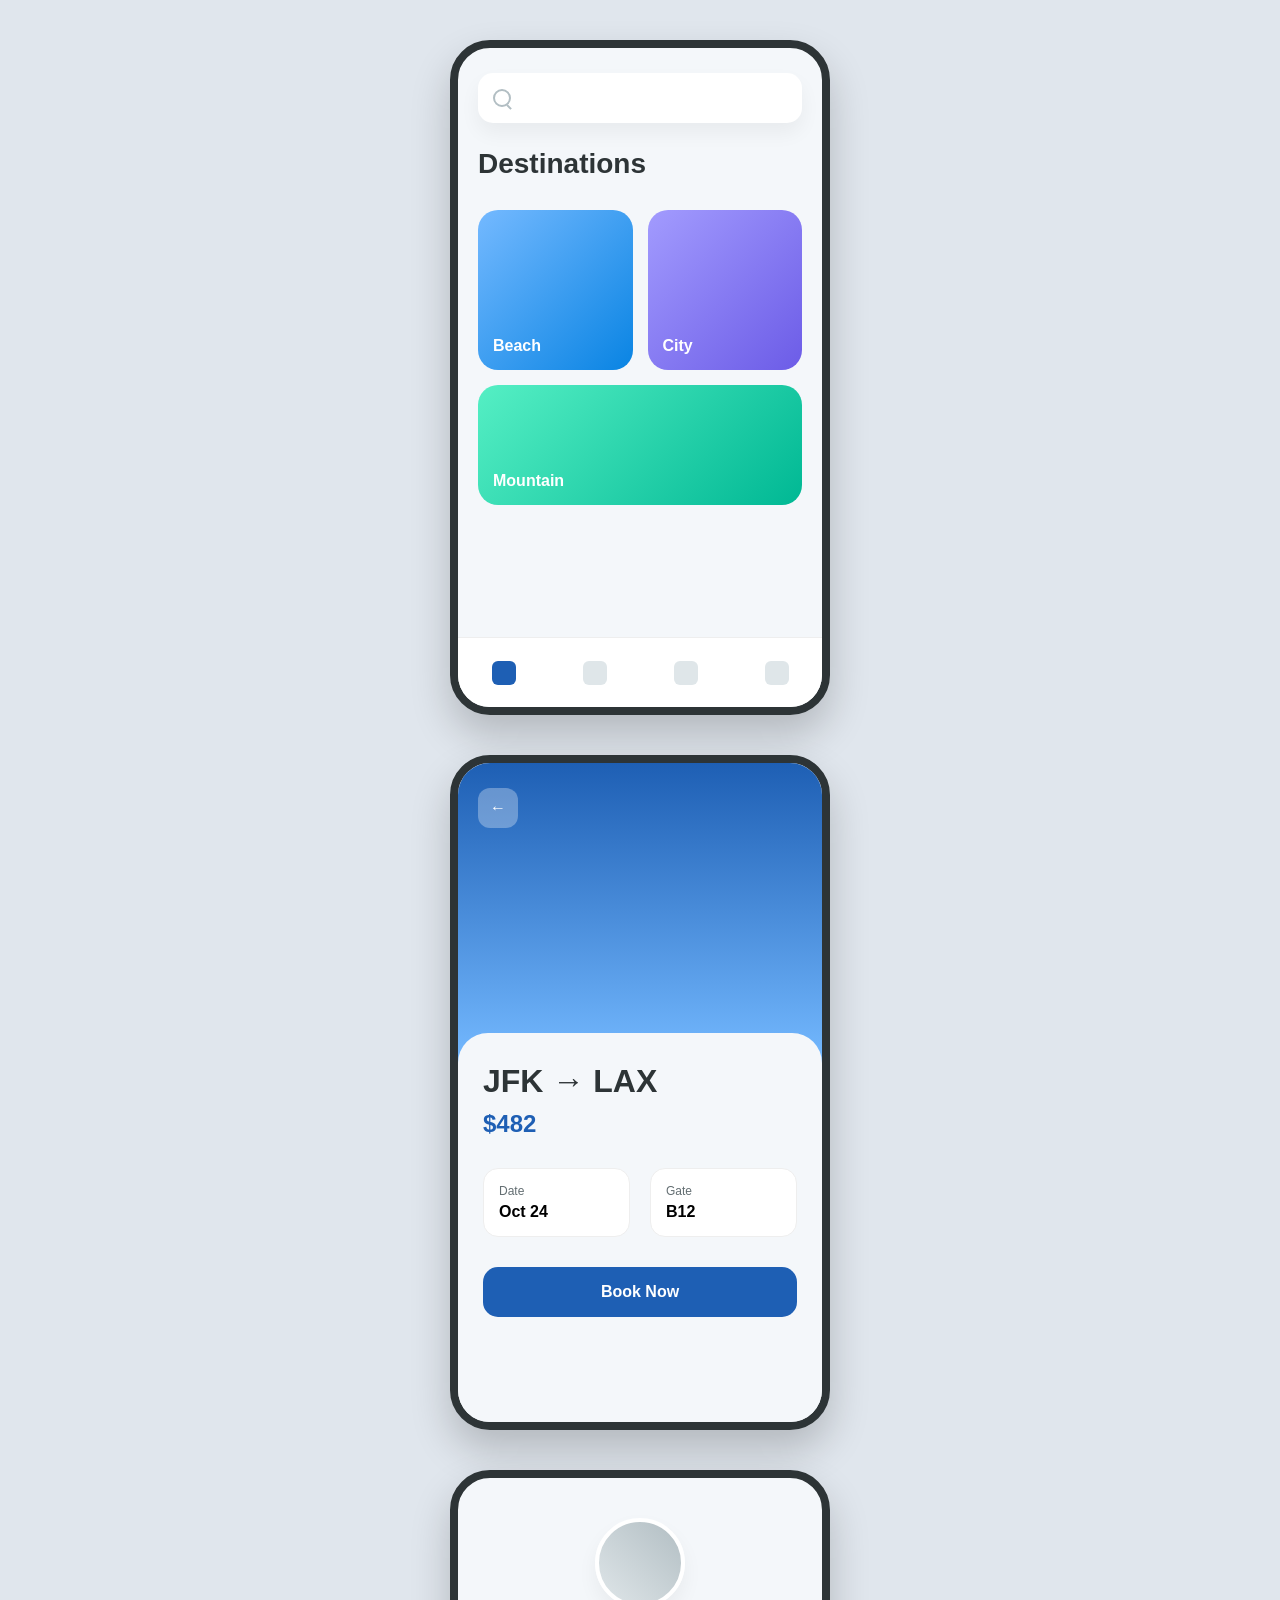
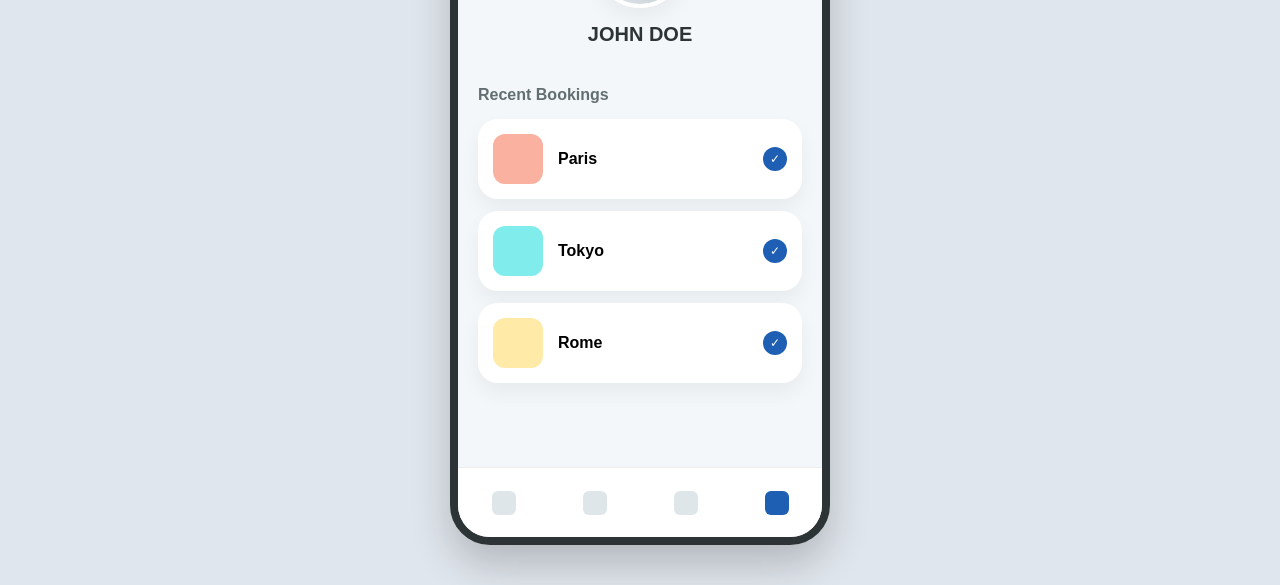
<file: missions/B2-1-AI기반UIUX디자인시안제작/bonus/html-css/index.html>
<!DOCTYPE html>
<html lang="en">
<head>
    <meta charset="UTF-8">
    <meta name="viewport" content="width=device-width, initial-scale=1.0">
    <title>Travel Mate UI</title>
    <style>
        :root {
            --primary: #1e5fb4;
            --bg-light: #f4f7fa;
            --white: #ffffff;
            --text-dark: #2d3436;
            --text-muted: #636e72;
            --card-shadow: 0 10px 20px rgba(0,0,0,0.05);
        }

        * {
            box-sizing: border-box;
            margin: 0;
            padding: 0;
            font-family: 'Segoe UI', Roboto, Helvetica, Arial, sans-serif;
        }

        body {
            background-color: #e0e6ed;
            display: flex;
            flex-direction: column;
            align-items: center;
            gap: 40px;
            padding: 40px 0;
        }

        /* Mobile Frame */
        .screen {
            width: 380px;
            height: 675px; /* 9:16 ratio approx */
            background-color: var(--bg-light);
            border-radius: 40px;
            border: 8px solid #2d3436;
            position: relative;
            overflow: hidden;
            box-shadow: 0 20px 40px rgba(0,0,0,0.2);
            display: flex;
            flex-direction: column;
        }

        /* Common Components */
        .header { padding: 25px 20px 10px; }
        .title { font-size: 28px; font-weight: 800; color: var(--text-dark); margin-bottom: 20px; }
        
        .nav-bar {
            height: 70px;
            background: var(--white);
            display: flex;
            justify-content: space-around;
            align-items: center;
            border-top: 1px solid #eee;
            position: absolute;
            bottom: 0;
            width: 100%;
        }
        .nav-item { width: 24px; height: 24px; background: #dfe6e9; border-radius: 6px; }
        .nav-item.active { background: var(--primary); }

        .btn-primary {
            background: var(--primary);
            color: white;
            border: none;
            padding: 16px;
            border-radius: 15px;
            font-weight: 700;
            font-size: 16px;
            width: 100%;
            cursor: pointer;
        }

        /* Screen 1: Main */
        .search-bar {
            background: var(--white);
            height: 50px;
            border-radius: 15px;
            display: flex;
            align-items: center;
            padding: 0 15px;
            margin-bottom: 25px;
            box-shadow: var(--card-shadow);
        }
        .search-icon { width: 18px; height: 18px; border: 2px solid #b2bec3; border-radius: 50%; position: relative; }
        .search-icon::after { content: ''; position: absolute; width: 6px; height: 2px; background: #b2bec3; transform: rotate(45deg); bottom: -3px; right: -3px; }

        .dest-grid {
            display: grid;
            grid-template-columns: 1fr 1fr;
            gap: 15px;
            padding: 0 20px;
        }
        .dest-card {
            height: 160px;
            border-radius: 20px;
            position: relative;
            overflow: hidden;
            background: linear-gradient(135deg, #74b9ff, #0984e3);
            display: flex;
            align-items: flex-end;
            padding: 15px;
            color: white;
            font-weight: 600;
        }
        .dest-card.city { background: linear-gradient(135deg, #a29bfe, #6c5ce7); }
        .dest-card.mountain { background: linear-gradient(135deg, #55efc4, #00b894); grid-column: span 2; height: 120px; }

        /* Screen 2: Detail */
        .banner {
            height: 300px;
            background: linear-gradient(to bottom, #1e5fb4, #74b9ff);
            position: relative;
        }
        .back-btn {
            position: absolute;
            top: 25px;
            left: 20px;
            width: 40px;
            height: 40px;
            background: rgba(255,255,255,0.3);
            border-radius: 12px;
            display: flex;
            align-items: center;
            justify-content: center;
            color: white;
            font-weight: bold;
        }
        .detail-content {
            background: var(--bg-light);
            flex: 1;
            border-top-left-radius: 30px;
            border-top-right-radius: 30px;
            margin-top: -30px;
            padding: 30px 25px;
            position: relative;
        }
        .flight-info { font-size: 32px; font-weight: 800; color: var(--text-dark); margin-bottom: 10px; }
        .price-tag { font-size: 24px; color: var(--primary); font-weight: 700; margin-bottom: 30px; }
        .info-row { display: flex; gap: 20px; margin-bottom: 30px; }
        .info-box { flex: 1; background: white; padding: 15px; border-radius: 15px; border: 1px solid #eee; }
        .info-label { font-size: 12px; color: var(--text-muted); margin-bottom: 5px; }

        /* Screen 3: My Page */
        .profile-section {
            text-align: center;
            padding: 40px 20px;
        }
        .avatar {
            width: 90px;
            height: 90px;
            background: linear-gradient(45deg, #dfe6e9, #b2bec3);
            border-radius: 50%;
            margin: 0 auto 15px;
            border: 4px solid white;
            box-shadow: var(--card-shadow);
        }
        .user-name { font-size: 20px; font-weight: 700; color: var(--text-dark); }
        
        .booking-list { padding: 0 20px; }
        .booking-card {
            background: var(--white);
            padding: 15px;
            border-radius: 20px;
            display: flex;
            align-items: center;
            margin-bottom: 12px;
            box-shadow: var(--card-shadow);
        }
        .booking-img { width: 50px; height: 50px; border-radius: 12px; background: #eee; margin-right: 15px; }
        .booking-city { font-weight: 600; flex: 1; }
        .check-badge {
            width: 24px;
            height: 24px;
            background: var(--primary);
            border-radius: 50%;
            display: flex;
            align-items: center;
            justify-content: center;
            color: white;
            font-size: 12px;
        }
    </style>
</head>
<body>

    <!-- Screen 1: Main -->
    <section class="screen">
        <div class="header">
            <div class="search-bar">
                <div class="search-icon"></div>
            </div>
            <h1 class="title">Destinations</h1>
        </div>
        <div class="dest-grid">
            <div class="dest-card">Beach</div>
            <div class="dest-card city">City</div>
            <div class="dest-card mountain">Mountain</div>
        </div>
        <nav class="nav-bar">
            <div class="nav-item active"></div>
            <div class="nav-item"></div>
            <div class="nav-item"></div>
            <div class="nav-item"></div>
        </nav>
    </section>

    <!-- Screen 2: Detail -->
    <section class="screen">
        <div class="banner">
            <div class="back-btn">←</div>
        </div>
        <div class="detail-content">
            <div class="flight-info">JFK → LAX</div>
            <div class="price-tag">$482</div>
            <div class="info-row">
                <div class="info-box">
                    <div class="info-label">Date</div>
                    <div style="font-weight:600">Oct 24</div>
                </div>
                <div class="info-box">
                    <div class="info-label">Gate</div>
                    <div style="font-weight:600">B12</div>
                </div>
            </div>
            <button class="btn-primary">Book Now</button>
        </div>
    </section>

    <!-- Screen 3: My Page -->
    <section class="screen">
        <div class="profile-section">
            <div class="avatar"></div>
            <div class="user-name">JOHN DOE</div>
        </div>
        <div class="booking-list">
            <h3 style="margin-bottom: 15px; font-size: 16px; color: var(--text-muted);">Recent Bookings</h3>
            <div class="booking-card">
                <div class="booking-img" style="background: #fab1a0"></div>
                <div class="booking-city">Paris</div>
                <div class="check-badge">✓</div>
            </div>
            <div class="booking-card">
                <div class="booking-img" style="background: #81ecec"></div>
                <div class="booking-city">Tokyo</div>
                <div class="check-badge">✓</div>
            </div>
            <div class="booking-card">
                <div class="booking-img" style="background: #ffeaa7"></div>
                <div class="booking-city">Rome</div>
                <div class="check-badge">✓</div>
            </div>
        </div>
        <nav class="nav-bar">
            <div class="nav-item"></div>
            <div class="nav-item"></div>
            <div class="nav-item"></div>
            <div class="nav-item active"></div>
        </nav>
    </section>

</body>
</html>
</file>
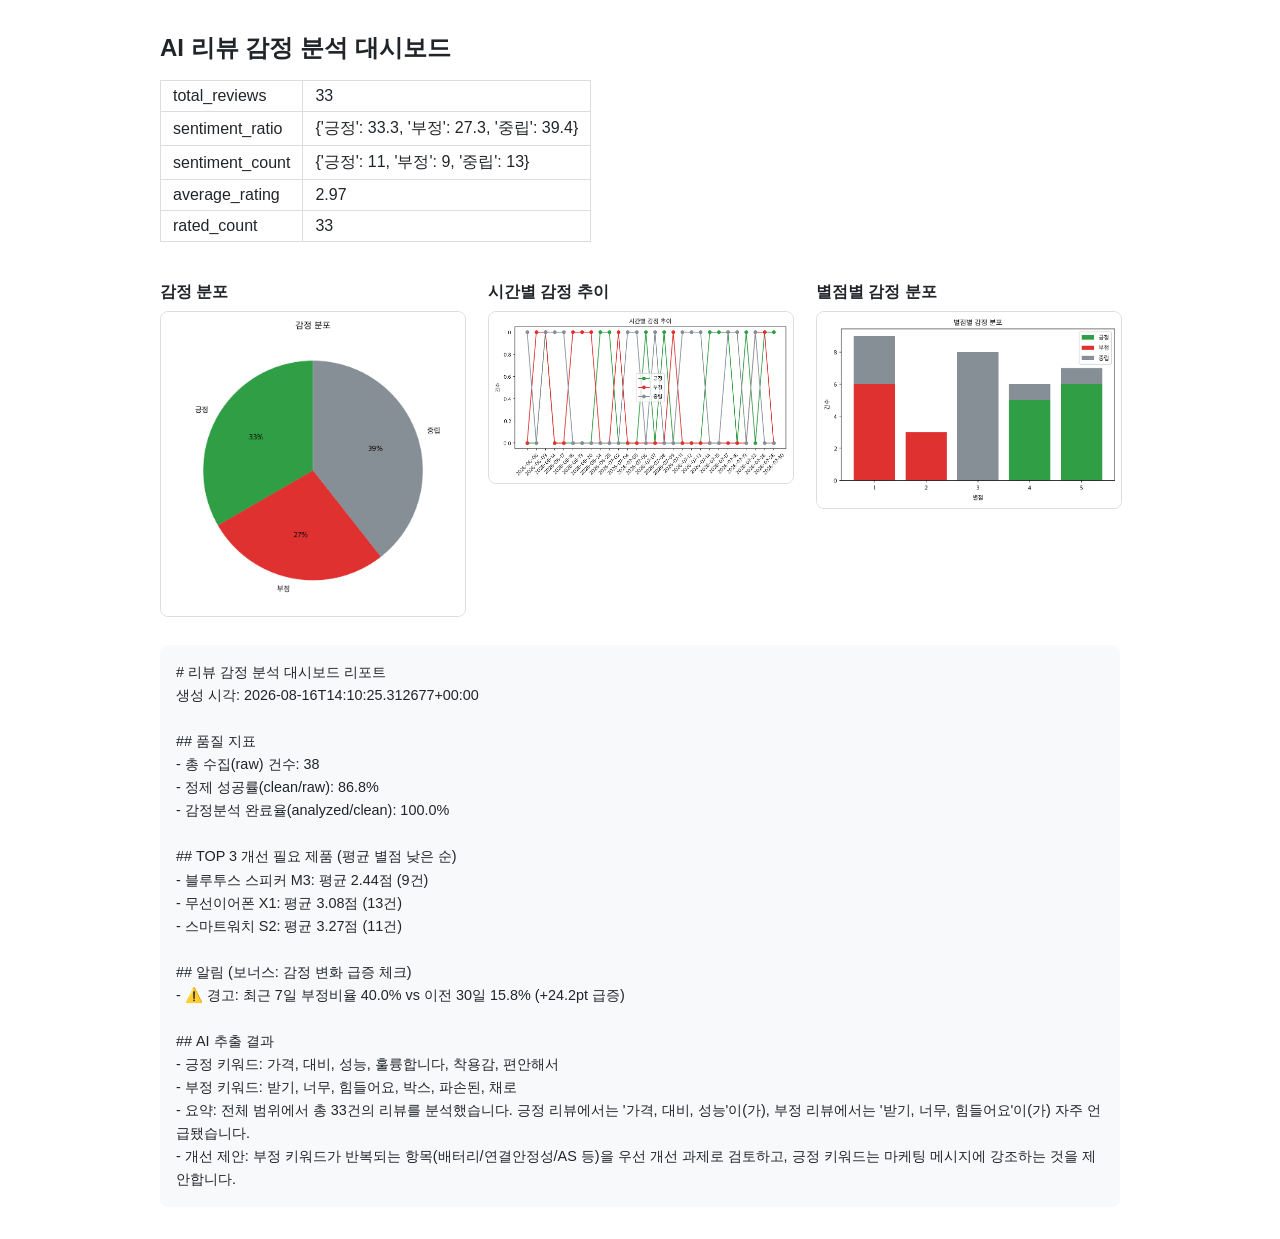
<file: missions/A2-3-AI리뷰감정분석대시보드/output_example/dashboard.html>
<!doctype html>
<html lang="ko">
<head>
<meta charset="utf-8">
<title>A2-3 리뷰 감정 분석 대시보드</title>
<style>
  body { font-family: -apple-system, sans-serif; max-width: 960px; margin: 32px auto; padding: 0 16px; color: #212529; }
  h1 { font-size: 1.5rem; }
  table { border-collapse: collapse; margin: 16px 0; }
  td { border: 1px solid #ddd; padding: 6px 12px; }
  .charts { display: grid; grid-template-columns: repeat(auto-fit, minmax(280px, 1fr)); gap: 24px; margin: 24px 0; }
  .chart h3 { font-size: 1rem; margin-bottom: 8px; }
  .report { background: #f8f9fa; padding: 16px; border-radius: 8px; font-size: 0.9rem; line-height: 1.6; }
</style>
</head>
<body>
<h1>AI 리뷰 감정 분석 대시보드</h1>
<table><tr><td>total_reviews</td><td>33</td></tr><tr><td>sentiment_ratio</td><td>{&#x27;긍정&#x27;: 33.3, &#x27;부정&#x27;: 27.3, &#x27;중립&#x27;: 39.4}</td></tr><tr><td>sentiment_count</td><td>{&#x27;긍정&#x27;: 11, &#x27;부정&#x27;: 9, &#x27;중립&#x27;: 13}</td></tr><tr><td>average_rating</td><td>2.97</td></tr><tr><td>rated_count</td><td>33</td></tr></table>
<div class="charts"><div class="chart"><h3>감정 분포</h3><img src="[data-uri]" alt="chart_sentiment.png" style="max-width:100%;height:auto;border:1px solid #ddd;border-radius:8px;"></div><div class="chart"><h3>시간별 감정 추이</h3><img src="[data-uri]" alt="chart_trend.png" style="max-width:100%;height:auto;border:1px solid #ddd;border-radius:8px;"></div><div class="chart"><h3>별점별 감정 분포</h3><img src="[data-uri]" alt="chart_rating_sentiment.png" style="max-width:100%;height:auto;border:1px solid #ddd;border-radius:8px;"></div></div>
<div class="report"># 리뷰 감정 분석 대시보드 리포트<br>생성 시각: 2026-08-16T14:10:25.312677+00:00<br><br>## 품질 지표<br>- 총 수집(raw) 건수: 38<br>- 정제 성공률(clean/raw): 86.8%<br>- 감정분석 완료율(analyzed/clean): 100.0%<br><br>## TOP 3 개선 필요 제품 (평균 별점 낮은 순)<br>- 블루투스 스피커 M3: 평균 2.44점 (9건)<br>- 무선이어폰 X1: 평균 3.08점 (13건)<br>- 스마트워치 S2: 평균 3.27점 (11건)<br><br>## 알림 (보너스: 감정 변화 급증 체크)<br>- ⚠️ 경고: 최근 7일 부정비율 40.0% vs 이전 30일 15.8% (+24.2pt 급증)<br><br>## AI 추출 결과<br>- 긍정 키워드: 가격, 대비, 성능, 훌륭합니다, 착용감, 편안해서<br>- 부정 키워드: 받기, 너무, 힘들어요, 박스, 파손된, 채로<br>- 요약: 전체 범위에서 총 33건의 리뷰를 분석했습니다. 긍정 리뷰에서는 &#x27;가격, 대비, 성능&#x27;이(가), 부정 리뷰에서는 &#x27;받기, 너무, 힘들어요&#x27;이(가) 자주 언급됐습니다.<br>- 개선 제안: 부정 키워드가 반복되는 항목(배터리/연결안정성/AS 등)을 우선 개선 과제로 검토하고, 긍정 키워드는 마케팅 메시지에 강조하는 것을 제안합니다.</div>
</body>
</html>
</file>
<file: missions/M1-2-AI비서구축/frontend/style.css>
:root {
  --bg: #f8f9fa;
  --panel: #ffffff;
  --border: #e2e5e9;
  --text: #212529;
  --muted: #868e96;
  --accent: #1B4965;
  --accent-light: #5FA8D3;
  --bubble-user: #1B4965;
  --bubble-assistant: #eef1f4;
}

[data-theme="dark"] {
  --bg: #16181c;
  --panel: #1f2227;
  --border: #33373d;
  --text: #e9ecef;
  --muted: #9aa1a9;
  --accent: #5FA8D3;
  --accent-light: #1B4965;
  --bubble-user: #2b5f7d;
  --bubble-assistant: #2a2d33;
}

* { box-sizing: border-box; }

body {
  margin: 0;
  font-family: -apple-system, BlinkMacSystemFont, "Segoe UI", sans-serif;
  background: var(--bg);
  color: var(--text);
}

.app {
  max-width: 1100px;
  margin: 0 auto;
  padding: 20px;
}

header {
  display: flex;
  justify-content: space-between;
  align-items: center;
  margin-bottom: 16px;
}

header h1 { font-size: 1.3rem; margin: 0; }

#theme-toggle, #export-btn {
  border: 1px solid var(--border);
  background: var(--panel);
  color: var(--text);
  border-radius: 6px;
  padding: 6px 12px;
  cursor: pointer;
  font-size: 0.85rem;
  margin-left: 8px;
}

.summary-bar {
  display: grid;
  grid-template-columns: repeat(auto-fit, minmax(120px, 1fr));
  gap: 10px;
  margin-bottom: 20px;
}

.summary-card {
  background: var(--panel);
  border: 1px solid var(--border);
  border-radius: 8px;
  padding: 10px 14px;
}

.summary-card .label { font-size: 0.72rem; color: var(--muted); }
.summary-card .value { font-size: 1.05rem; font-weight: 600; }

.grid {
  display: grid;
  grid-template-columns: 260px 1fr 300px;
  gap: 16px;
  align-items: start;
}

@media (max-width: 900px) {
  .grid { grid-template-columns: 1fr; }
}

.panel {
  background: var(--panel);
  border: 1px solid var(--border);
  border-radius: 10px;
  padding: 14px;
}

.panel h2 { font-size: 0.95rem; margin: 0 0 10px; }

/* 대화 목록 */
#conversation-list { list-style: none; padding: 0; margin: 0; max-height: 420px; overflow-y: auto; }
#conversation-list li {
  padding: 8px 10px;
  border-radius: 6px;
  cursor: pointer;
  font-size: 0.85rem;
  margin-bottom: 4px;
  display: flex;
  justify-content: space-between;
  gap: 6px;
}
#conversation-list li:hover { background: var(--bubble-assistant); }
#conversation-list li.active { background: var(--accent); color: white; }
#conversation-list button.del { background: none; border: none; color: inherit; cursor: pointer; opacity: 0.6; }

/* 채팅 */
#chat-panel { display: flex; flex-direction: column; height: 520px; }
#messages { flex: 1; overflow-y: auto; padding: 4px; margin-bottom: 10px; }
.msg { max-width: 80%; padding: 8px 12px; border-radius: 12px; margin-bottom: 8px; font-size: 0.9rem; line-height: 1.4; white-space: pre-wrap; }
.msg.user { background: var(--bubble-user); color: white; margin-left: auto; border-bottom-right-radius: 2px; }
.msg.assistant { background: var(--bubble-assistant); color: var(--text); margin-right: auto; border-bottom-left-radius: 2px; }
.msg.loading { opacity: 0.6; font-style: italic; }

#chat-form { display: flex; gap: 8px; }
#chat-input {
  flex: 1;
  padding: 10px 12px;
  border-radius: 8px;
  border: 1px solid var(--border);
  background: var(--bg);
  color: var(--text);
  font-size: 0.9rem;
}
#chat-form button {
  padding: 10px 16px;
  border-radius: 8px;
  border: none;
  background: var(--accent);
  color: white;
  cursor: pointer;
}
#chat-form button:disabled { opacity: 0.5; cursor: not-allowed; }

/* 데이터 관리 */
#data-form { display: flex; flex-direction: column; gap: 6px; margin-bottom: 12px; }
#data-form input {
  padding: 7px 10px;
  border-radius: 6px;
  border: 1px solid var(--border);
  background: var(--bg);
  color: var(--text);
  font-size: 0.85rem;
}
#data-form button {
  padding: 8px;
  border-radius: 6px;
  border: none;
  background: var(--accent);
  color: white;
  cursor: pointer;
}

#data-list { list-style: none; padding: 0; margin: 0; max-height: 300px; overflow-y: auto; font-size: 0.8rem; }
#data-list li { display: flex; justify-content: space-between; padding: 5px 0; border-bottom: 1px solid var(--border); gap: 6px; }
#data-list button { background: none; border: none; color: var(--muted); cursor: pointer; font-size: 0.75rem; }
#data-list button:hover { color: var(--accent); }

.hint { color: var(--muted); font-size: 0.78rem; margin-top: 6px; }
</file>
